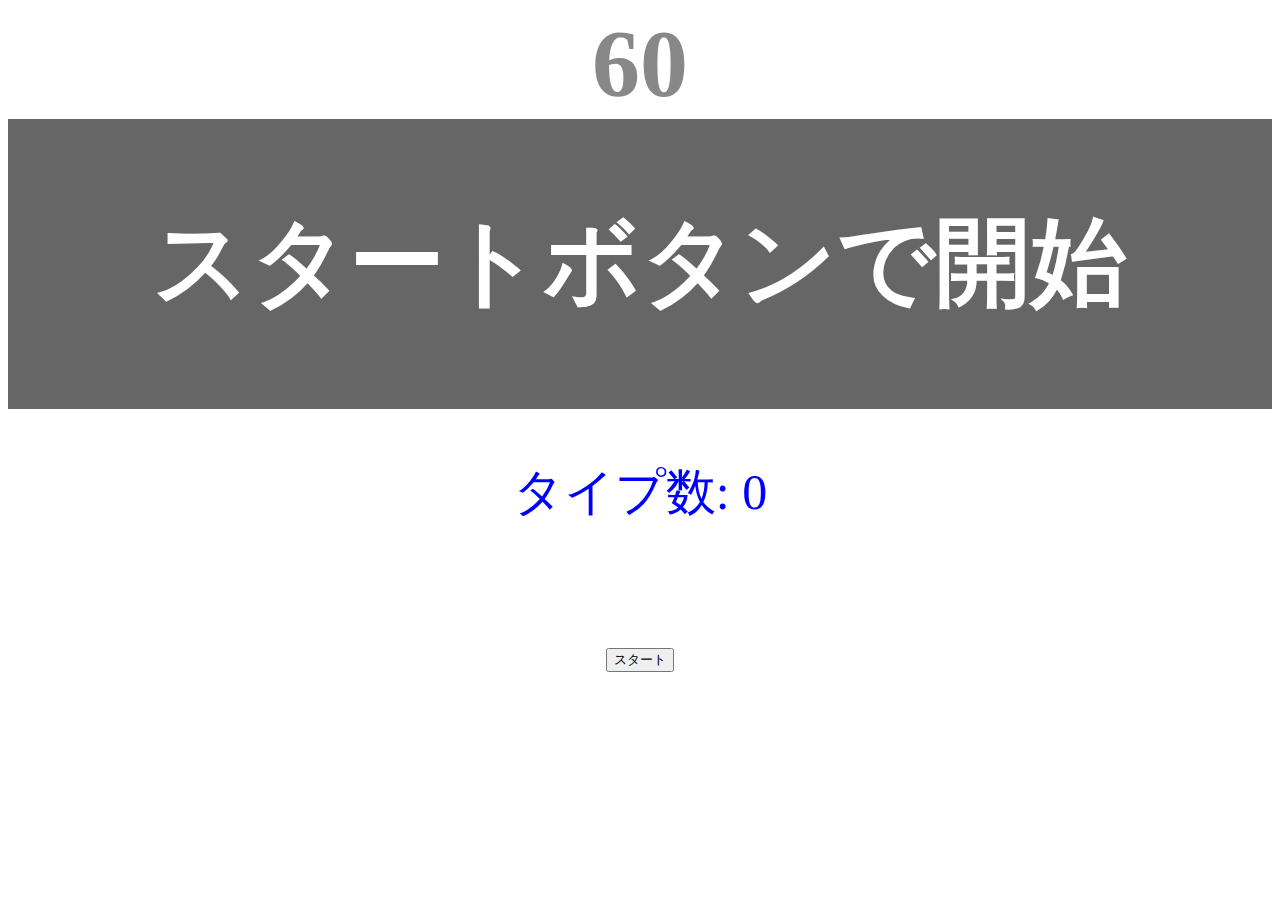
<file: kadai_001/index.html>
<!DOCTYPE html>
<html lang="ja">
<head>
  <meta charset="UTF-8">
  <meta name="viewport" content="width=device-width, initial-scale=1.0">
  <link rel="stylesheet" href="style.css">
  <title>タイピングゲーム</title>
  <meta name="description" content="【JavaScript応用編】簡易的なタイピングゲームです。">
</head>
<body>
  <p id="count"class="count">60</p>
  <div id="wrap" class="wrap">
    <span id="typed"class="typed"></span><span id="untyped"></span>
  </div>
  <!-- 追加 -->
  <p id="count_type"class="count_type">タイプ数: 0</p>
  <button id="start">スタート</button>
  <script type="text/javascript"src="main.js"></script>
  
  
</body>
</html>
</file>
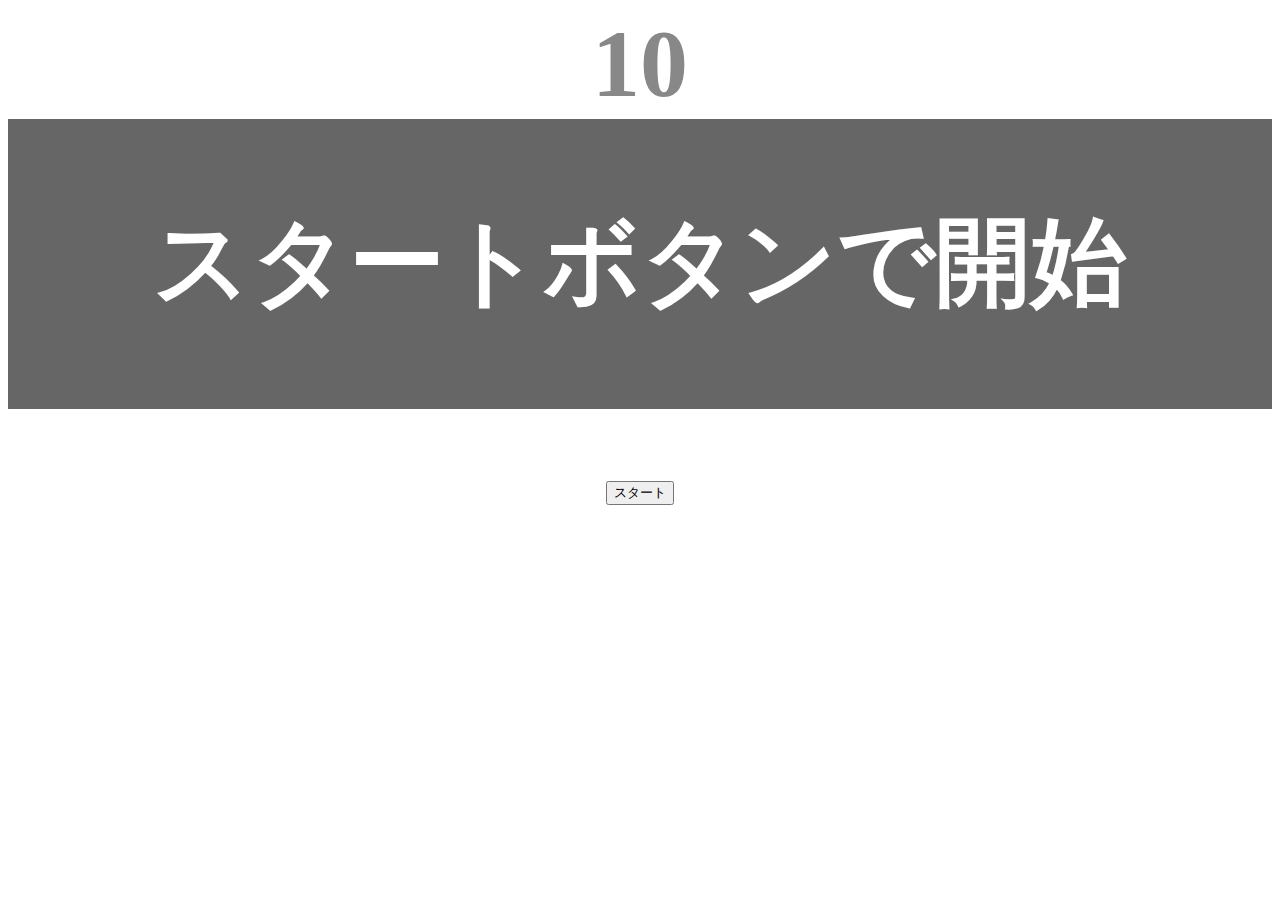
<file: kadai_tutorial_output/index.html>
<!DOCTYPE html>
<html lang="ja">
<head>
  <meta charset="UTF-8">
  <meta name="viewport" content="width=device-width, initial-scale=1.0">
  <link rel="stylesheet" href="style.css">
  <title>タイピングゲーム</title>
  <meta name="description" content="【JavaScript応用編】簡易的なタイピングゲームです。">
</head>
<body>
  <p id="count"class="count">10</p>
  <div id="wrap" class="wrap">
    <span id="typed"class="typed"></span><span id="untyped"></span>
  </div>
  <button id="start">スタート</button>
  <script type="text/javascript"src="main.js"></script>
</body>
</html>
</file>
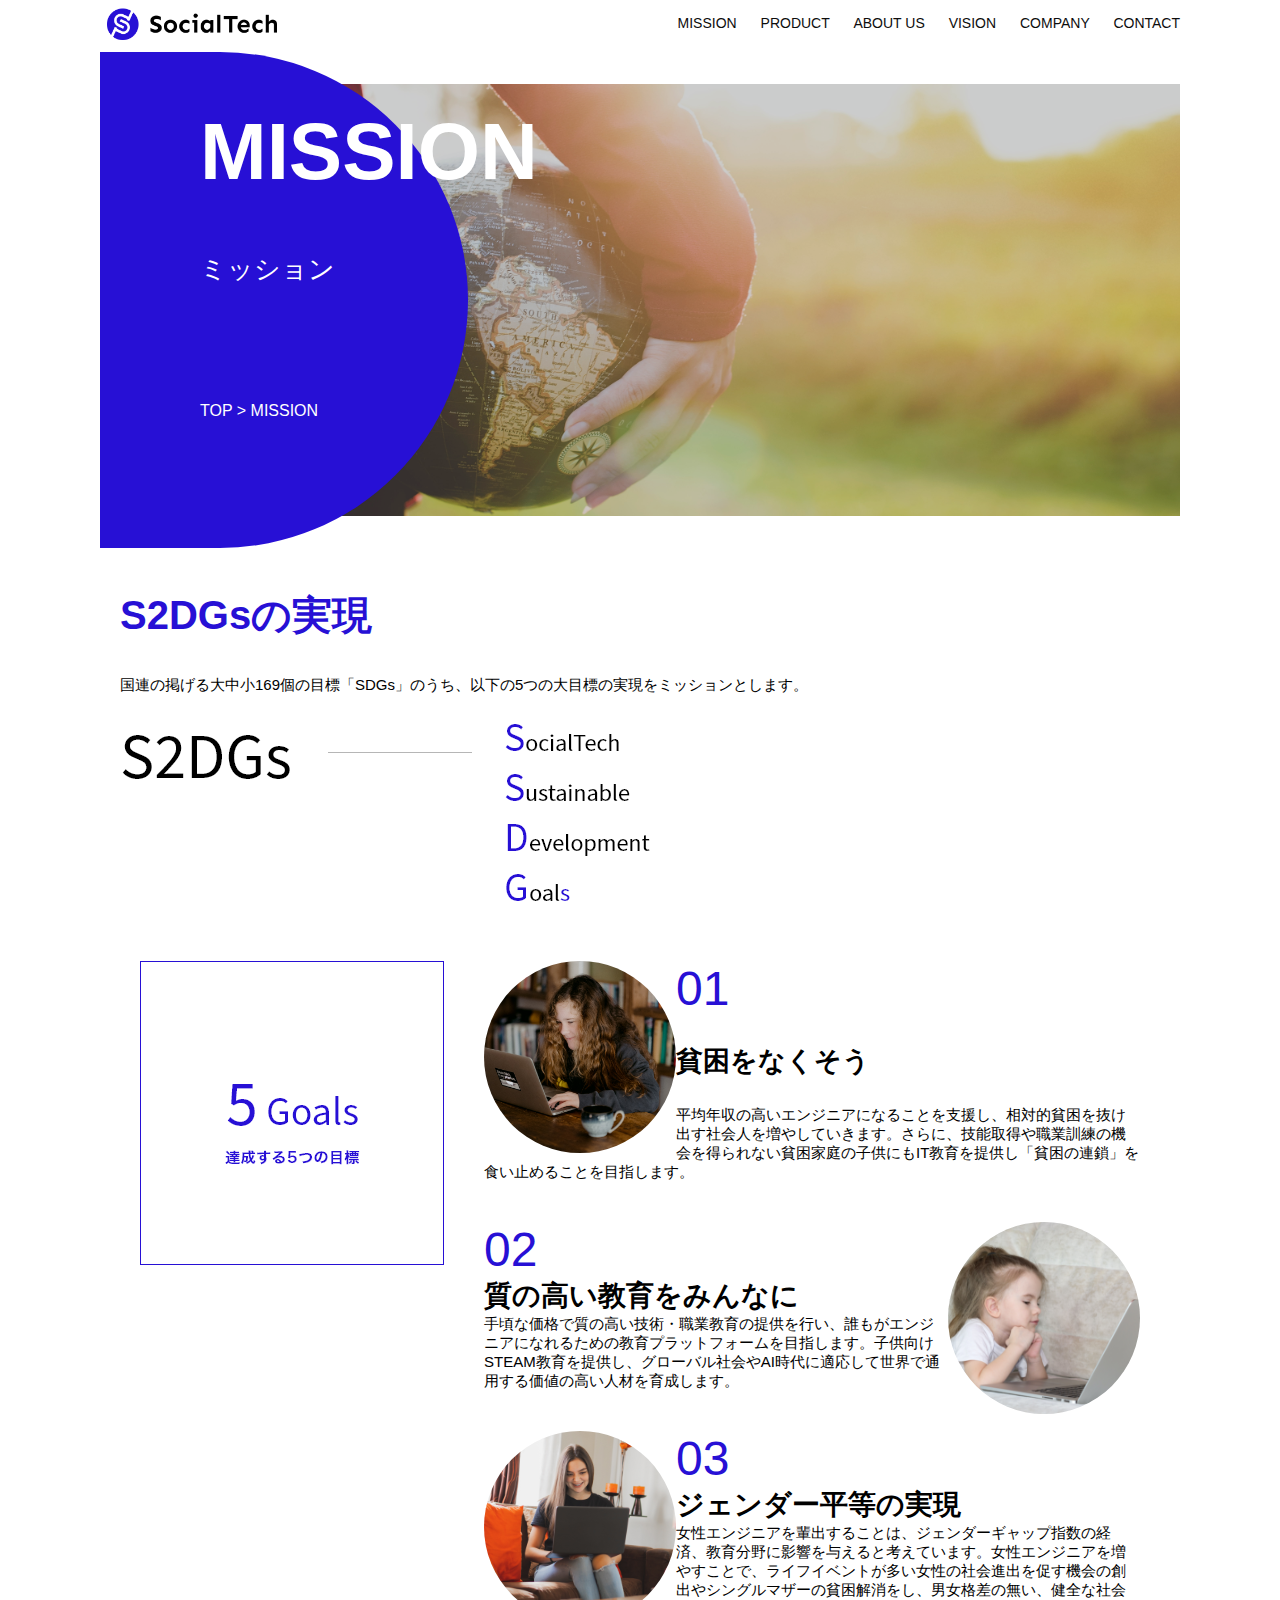
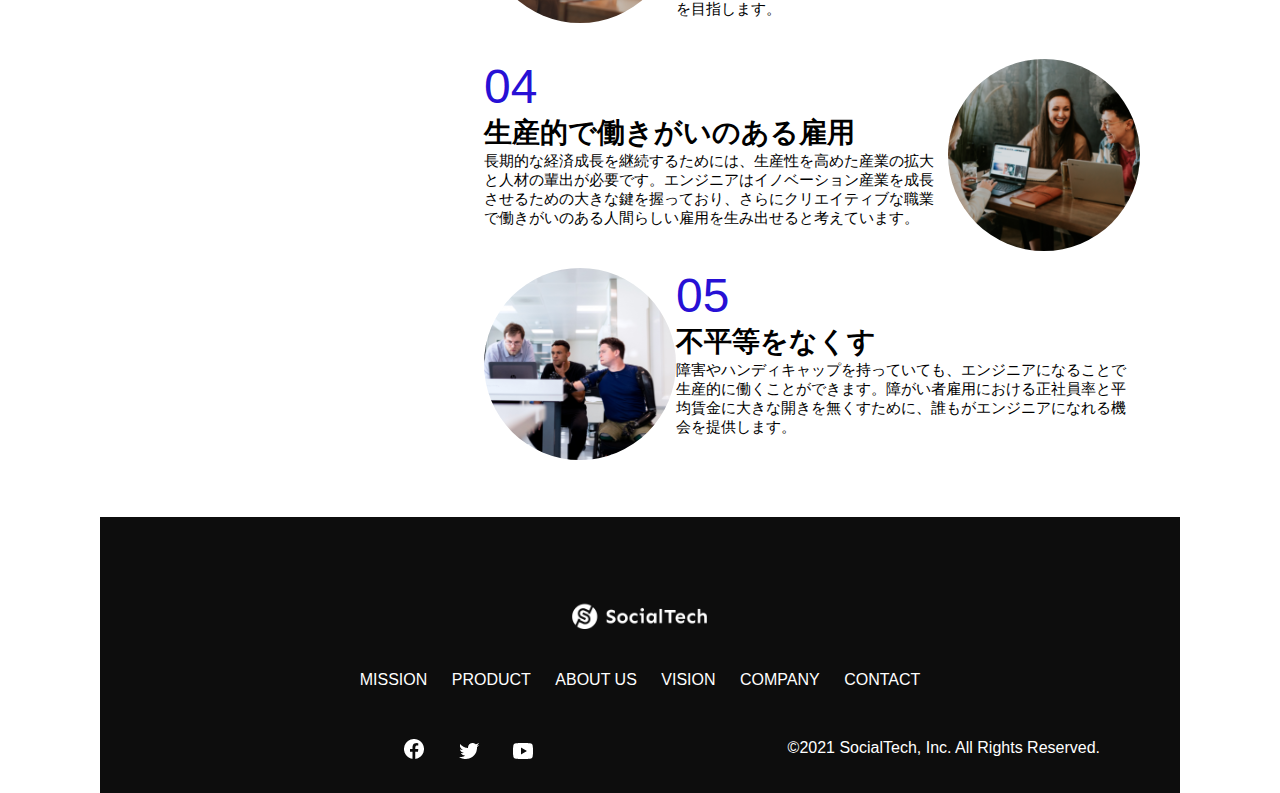
<file: kadai_005/mission.html>
<!DOCTYPE html>
<html>

<head>
  <title>SocialTech - MISSION ミッション -</title>
  <meta charset="UTF-8">
  <meta name="discription" contact="SocialTechが目指す5つの目標（S2DGs）を紹介します">
  <meta name="viewport" content="width=device-width,initial-scale=1.0">
  <link rel="stylesheet" href="style.css">
</head>

<body>
  <header>
    <!-- !ロゴ -->
    <a href="index.html" id="logo"><img src="images/logo.png" alt="トップページに戻る"></a>
    <!-- !PC用ナビゲーション -->
    <nav id="nav-pc">
      <a href="mission.html">MISSION</a>
      <a href="product.html">PRODUCT</a>
      <a href="index.html#aboutus">ABOUT US</a>
      <a href="index.html#vision">VISION</a>
      <a href="index.html#company">COMPANY</a>
      <a href="index.html#contact">CONTACT</a>
    </nav>

    <!-- !スマホ用ボタン -->
    <img id="menu-sp" src="images/button-menu.png" alt="ナビゲーションを開く"
      onclick="document.getElementById('nav-sp').style.display = 'block'">

    <!-- !スマホ用ナビ -->
    <nav id="nav-sp">
      <img id="close" src="images/button-close.png" alt="ナビゲーションを閉じる"
        onclick="document.getElementById('nav-sp').style.display = 'none'">
      <a id="logo-sp" href="index.html" onclick="document.getElementById('nav-sp').style.display = 'none'"><img
          src="images/logo-sp.png" alt="トップページに戻る"></a>
      <a class="menu" href="mission.html" onclick="document.getElementById('nav-sp').style.display = 'none'">MISSION</a>
      <a class="menu" href="product.html" onclick="document.getElementById('nav-sp').style.display = 'none'">PRODUCT</a>
      <a class="menu" href="index.html#aboutus" onclick="document.getElementById('nav-sp').style.display = 'none'">ABOUT
        US</a>
      <a class="menu" href="index.html#vision"
        onclick="document.getElementById('nav-sp').style.display = 'none'">VISION</a>
      <a class="menu" href="index.html#company"
        onclick="document.getElementById('nav-sp').style.display = 'none'">COMPANY</a>
      <a class="menu" href="index.html#contact"
        onclick="document.getElementById('nav-sp').style.display = 'none'">CONTACT</a>
      <div id="sns">
        <a href="https://www.facebook.com/sejuku2013"><img src="images/button-facebook.png" alt="Facebookのリンク"></a>
        <a href="https://twitter.com/samuraijuku"><img src="images/button-twitter.png" alt="Twitterのリンク"></a>
        <a href="https://www.youtube.com/channel/UCCFOQO5aDK0xXam4cUQXT8g"><img src="images/button-youtube.png"
            alt="YouTubeのリンク"></a>
      </div>
    </nav>
  </header>
  <article>
    <section id="mission-main">
      <div id="mission-title">
        <h1>MISSION</h1>
        <span>ミッション</span>
        <div>TOP > MISSION</div>
      </div>
    </section>
    <section id="mission-s2dgs">
      <h2 class="mission-h2">S2DGsの実現</h2>
      <p>国連の掲げる大中小169個の目標「SDGs」のうち、以下の5つの大目標の実現をミッションとします。</p>
      <img src="images/mission/mission-s2dgs.png" alt="s2dgs">
    </section>
    <section id="mission-5goals">
      <div>
        <img id="s2dgs-image" src="images/mission/mission-5goals.png" alt="5Goals">
      </div>
      <div>
        <div>
          <img class="fivegoals-image-left" src="images/mission/mission-5goals01.png" alt="PC操作">
          <span class="fivegoals-number">01</span>
          <h3 class="fivegols-number">貧困をなくそう</h3>
          <p class="fivegoals-p">
            平均年収の高いエンジニアになることを支援し、相対的貧困を抜け出す社会人を増やしていきます。さらに、技能取得や職業訓練の機会を得られない貧困家庭の子供にもIT教育を提供し「貧困の連鎖」を食い止めることを目指します。
          </p>
        </div>
        <div>
          <img class="fivegoals-image-right" src="images/mission/mission-5goals02.png" alt="PCを見つめる小さい女の子">
          <span class="fivegoals-number">02</span>
          <h3 class="fivegoals-h3">質の高い教育をみんなに</h3>
          <p class="fivegoals-p">
            手頃な価格で質の高い技術・職業教育の提供を行い、誰もがエンジニアになれるための教育プラットフォームを目指します。子供向けSTEAM教育を提供し、グローバル社会やAI時代に適応して世界で通用する価値の高い人材を育成します。
          </p>
        </div>

        <div>
          <img class="fivegoals-image-left" src="images/mission/mission-5goals03.png" alt="PCを操作する女性">
          <span class="fivegoals-number">03</span>
          <h3 class="fivegoals-h3">ジェンダー平等の実現</h3>
          <p class="fivegoals-p">
            女性エンジニアを輩出することは、ジェンダーギャップ指数の経済、教育分野に影響を与えると考えています。女性エンジニアを増やすことで、ライフイベントが多い女性の社会進出を促す機会の創出やシングルマザーの貧困解消をし、男女格差の無い、健全な社会を目指します。
          </p>
        </div>

        <div>
          <img class="fivegoals-image-right" src="images/mission/mission-5goals04.png" alt="笑顔で話し合う3人の男女">
          <span class="fivegoals-number">04</span>
          <h3 class="fivegoals-h3">生産的で働きがいのある雇用</h3>
          <p class="fivegoals-p">
            長期的な経済成長を継続するためには、生産性を高めた産業の拡大と人材の輩出が必要です。エンジニアはイノベーション産業を成長させるための大きな鍵を握っており、さらにクリエイティブな職業で働きがいのある人間らしい雇用を生み出せると考えています。
          </p>
        </div>

        <div>
          <img class="fivegoals-image-left" src="images/mission/mission-5goals05.png" alt="障害を持つ男性が生き生きと働く様子">
          <span class="fivegoals-number">05</span>
          <h3 class="fivegoals-h3">不平等をなくす</h3>
          <p class="fivegoals-p">
            障害やハンディキャップを持っていても、エンジニアになることで生産的に働くことができます。障がい者雇用における正社員率と平均賃金に大きな開きを無くすために、誰もがエンジニアになれる機会を提供します。
          </p>
        </div>
      </div>
    </section>
  </article>
  <footer>
    <div id="footer-logo">
      <img src="images/logo-sp.png" alt="SocialTech">
    </div>
    <div id="footer-link">
      <a href="mission.html">MISSION</a>
      <a href="product.html">PRODUCT</a>
      <a href="index.html#aboutus">ABOUT US</a>
      <a href="index.html#vision">VISION</a>
      <a href="index.html#company">COMPANY</a>
      <a href="index.html#contact">CONTACT</a>
    </div>
    <div id="sns-f">
      <a href="https://www.facebook.com/sejuku2013"><img src="images/button-facebook.png" alt="Facebookのリンク"></a>
      <a href="https://twitter.com/samuraijuku"><img src="images/button-twitter.png" alt="Twitterのリンク"></a>
      <a href="https://www.youtube.com/channel/UCCFOQO5aDK0xXam4cUQXT8g"><img src="images/button-youtube.png"
          alt="YouTubeのリンク"></a>
      <span id="copyR">&copy;2021 SocialTech, Inc. All Rights Reserved. </span>
    </div>
  </footer>
</body>

</html>
</file>
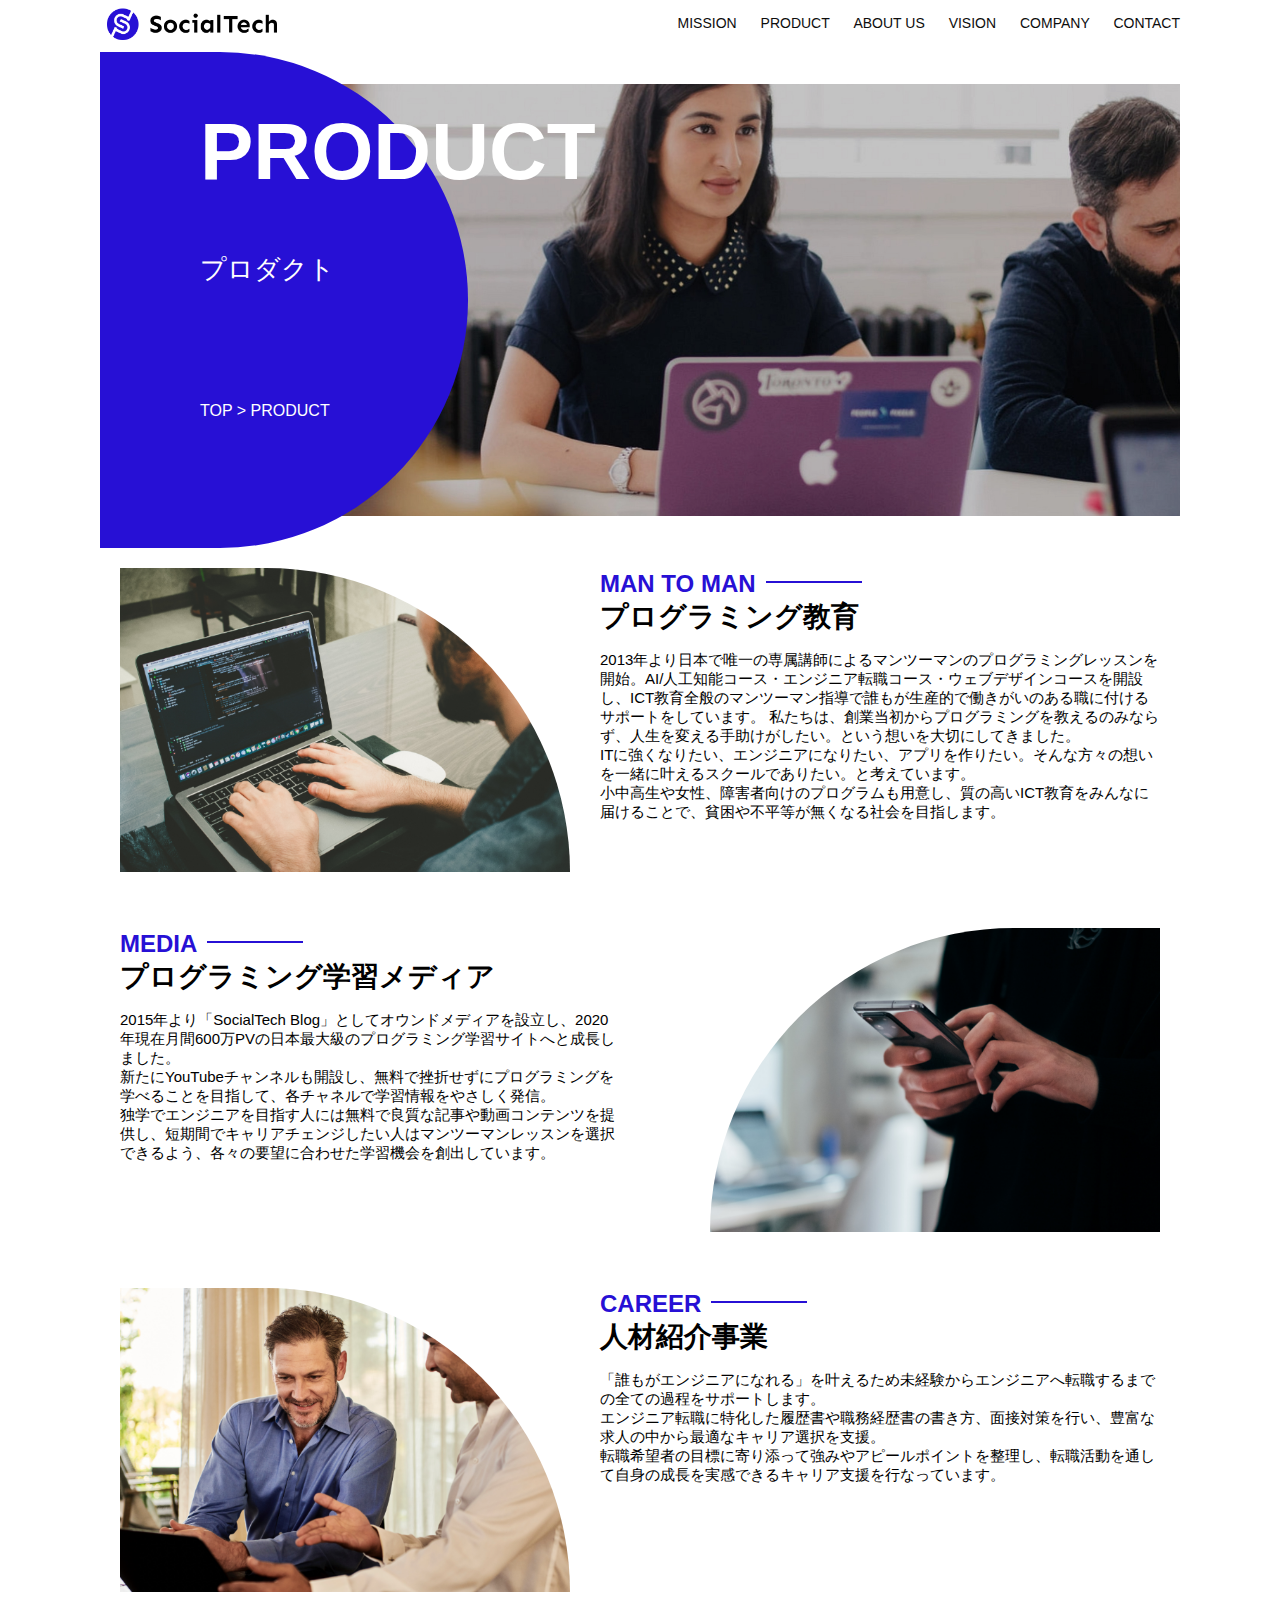
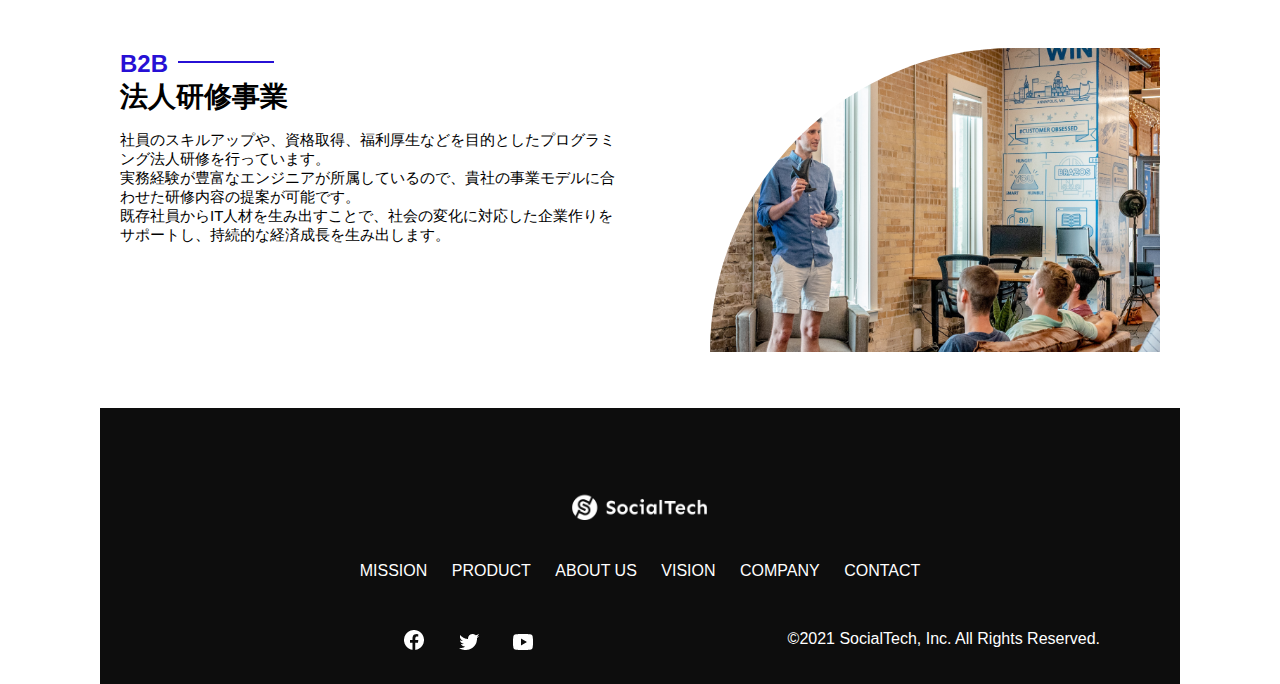
<file: kadai_005/product.html>
<!DOCTYPE html>
<html>

<head>
  <title>SocialTech</title>
  <meta charset="UTF-8">
  <!-- サイト説明文 -->
  <meta name="description" content="SocialTechはEdTech業界のリーディングカンパニーを目指します。">
  <!-- device-width画面サイズに合わせて広げる。initial-scale拡大率 -->
  <meta name="viewport" content="width=device-width,initial-scale=1.0">
  <link rel="stylesheet" href="style.css">
</head>

<body>
  <!--*  -->
  <header>
    <!-- !ロゴ＆リンク -->
    <a href="index.html" id="logo"><img src="images/logo.png" alt="トップページに戻る"></a>
    <!-- !PC用ナビゲーション -->
    <nav id="nav-pc">
      <a href="mission.html">MISSION</a>
      <a href="product.html">PRODUCT</a>
      <a href="index.html#aboutus">ABOUT US</a>
      <a href="index.html#vision">VISION</a>
      <a href="index.html#company">COMPANY</a>
      <a href="index.html#contact">CONTACT</a>
    </nav>
    <!-- !スマホ用メニュー -->
    <img id="menu-sp" src="images/button-menu.png" alt="ナビゲーションを開く" onclick="document.getElementById('nav-sp').style.display = 'block'">
    <!-- !スマホ用ナビ -->
    <nav id="nav-sp">
      <img id="close"src="images/button-close.png" alt="ナビを閉じる"onclick="document.getElementById('nav-sp').style.display = 'none'">
      <a id="logo-sp" href="index.html"onclick="document.getElementById('nav-sp').style.display = 'none'">
      <img src="images/logo-sp.png" alt="トップに戻る"></a>
      <a class="menu"href="mission.html"onclick="document.getElementById('nav-sp').style.display = 'none'">MISSION</a>
      <a class="menu"href="product.html"onclick="document.getElementById('nav-sp').style.display = 'none'">PRODUCT</a>
      <a class="menu"href="index.html#aboutus"onclick="document.getElementById('nav-sp').style.display = 'none'">ABOUT US</a>
      <a class="menu" href="index.html#vision"onclick="document.getElementById('nav-sp').style.display = 'none'">VISION</a>
      <a class="menu" href="index.html#company"onclick="document.getElementById('nav-sp').style.display = 'none'">COMPANY</a>
      <a class="menu" href="index.html#contact"onclick="document.getElementById('nav-sp').style.display = 'none'">CONTACT</a>
      <div id="sns">
       <a href="https://www.facebook.com/sejuku2013"><img src="images/button-facebook.png" alt="Facebookのリンク"></a>
       <a href="https://twitter.com/samuraijuku"><img src="images/button-twitter.png" alt="Twitterのリンク"></a>
       <a href="https://www.youtube.com/channel/UCCFOQO5aDK0xXam4cUQXT8g"><img src="images/button-youtube.png" alt="YouTubeのリンク"></a>
      </div>
    </nav>
  </header>
  <main>
    <article>
      <section id="product-main">
        <div id="product-title">
          <h1>PRODUCT</h1>
          <span>プロダクト</span>
          <div>TOP > PRODUCT</div>
        </div>
      </section>
      <section  class="product-section1">
        <img src="images/product/product-mantoman.png" alt="コードを書くおとこ">
        <div>
          <h2 class="product-h2">MAN TO MAN</h2>
          <h3 class="product-h3">プログラミング教育</h3>
          <p>
            2013年より日本で唯一の専属講師によるマンツーマンのプログラミングレッスンを開始。AI/人工知能コース・エンジニア転職コース・ウェブデザインコースを開設し、ICT教育全般のマンツーマン指導で誰もが生産的で働きがいのある職に付けるサポートをしています。
            私たちは、創業当初からプログラミングを教えるのみならず、人生を変える手助けがしたい。という想いを大切にしてきました。<br>ITに強くなりたい、エンジニアになりたい、アプリを作りたい。そんな方々の想いを一緒に叶えるスクールでありたい。と考えています。<br>小中高生や女性、障害者向けのプログラムも用意し、質の高いICT教育をみんなに届けることで、貧困や不平等が無くなる社会を目指します。
          </p>
        </div>
      </section>
      <section class="product-section2">
        <div>
          <h2 class="product-h2">MEDIA</h2>
          <h3 class="product-h3">プログラミング学習メディア</h3>
          <p>2015年より「SocialTech
            Blog」としてオウンドメディアを設立し、2020年現在月間600万PVの日本最大級のプログラミング学習サイトへと成長しました。<br>新たにYouTubeチャンネルも開設し、無料で挫折せずにプログラミングを学べることを目指して、各チャネルで学習情報をやさしく発信。<br>独学でエンジニアを目指す人には無料で良質な記事や動画コンテンツを提供し、短期間でキャリアチェンジしたい人はマンツーマンレッスンを選択できるよう、各々の要望に合わせた学習機会を創出しています。
          </p>
        </div>
        <img src="images/product/product-media.png" alt="スマートフォンを操作する人">
      </section>
      <section class="product-section1">
        <img src="images/product/product-career.png" alt="笑顔で話し合う2人の男性">
        <div>
          <h2 class="product-h2">CAREER</h2>
          <h3 class="product-h3">人材紹介事業</h3>
          <p>
            「誰もがエンジニアになれる」を叶えるため未経験からエンジニアへ転職するまでの全ての過程をサポートします。<br>エンジニア転職に特化した履歴書や職務経歴書の書き方、面接対策を行い、豊富な求人の中から最適なキャリア選択を支援。<br>転職希望者の目標に寄り添って強みやアピールポイントを整理し、転職活動を通して自身の成長を実感できるキャリア支援を行なっています。<br>
          </p>
        </div>
      </section>
      <section class="product-section2">
        <div>
          <h2 class="product-h2">B2B</h2>
          <h3 class="product-h3">法人研修事業</h3>
          <p>
            社員のスキルアップや、資格取得、福利厚生などを目的としたプログラミング法人研修を行っています。<br>実務経験が豊富なエンジニアが所属しているので、貴社の事業モデルに合わせた研修内容の提案が可能です。<br>既存社員からIT人材を生み出すことで、社会の変化に対応した企業作りをサポートし、持続的な経済成長を生み出します。
          </p>
        </div>
        <img src="images/product/product-b2b.png" alt="講演中の男性とそれを聴く人々">
      </section>
    </article>
  </main>

  <footer>
    <div id="footer-logo">
      <img src="images/logo-sp.png" alt="SocialTech">
    </div>
    <div id="footer-link">
      <a href="mission.html">MISSION</a>
      <a href="product.html">PRODUCT</a>
      <a href="index.html#aboutus">ABOUT US</a>
      <a href="index.html#vision">VISION</a>
      <a href="index.html#company">COMPANY</a>
      <a href="index.html#contact">CONTACT</a>
    </div>
    <div id="sns-f">
      <a href="https://www.facebook.com/sejuku2013"><img src="images/button-facebook.png" alt="Facebookのリンク"></a>
      <a href="https://twitter.com/samuraijuku"><img src="images/button-twitter.png" alt="Twitterのリンク"></a>
      <a href="https://www.youtube.com/channel/UCCFOQO5aDK0xXam4cUQXT8g"><img src="images/button-youtube.png"
          alt="YouTubeのリンク"></a>
      <span id="copyR">&copy;2021 SocialTech, Inc. All Rights Reserved. </span>
    </div>
  </footer>
</body>
</file>
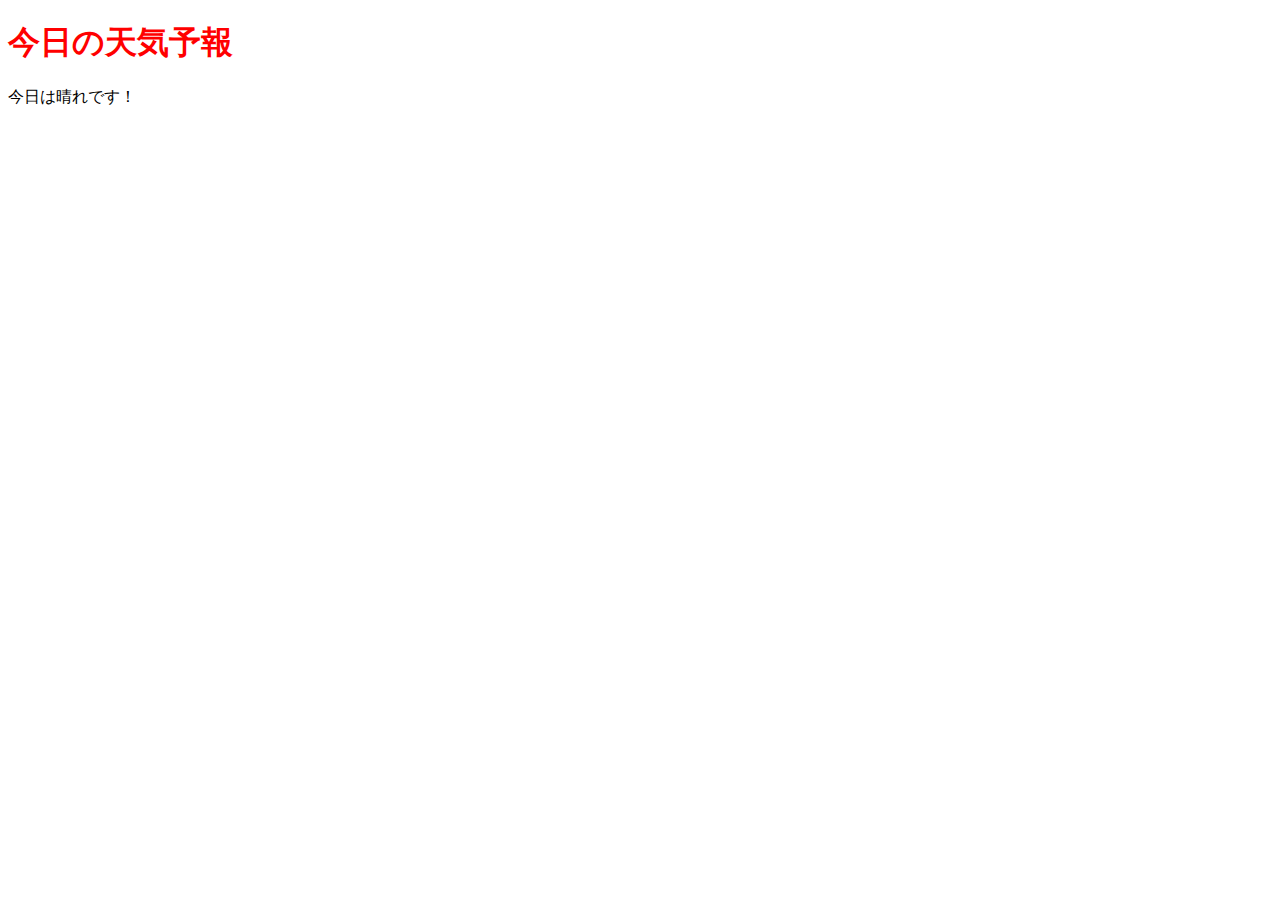
<file: kadai_006/weather.html>
<!DOCTYPE html>
<html lang="ja">
<head>
 <meta charset="UTF-8">
 <title>jQueryの基礎を学ぼう_6章課題</title>
 <link rel="stylesheet" href="weather.css">
</head>
<body>
 <h1 id="target">今日の天気予報</h1>
 <p>今日は晴れです！</p>
 <script src="https://code.jquery.com/jquery-3.6.0.min.js"></script>
 <script src="weather.js"></script>
</body>
</html>
</file>
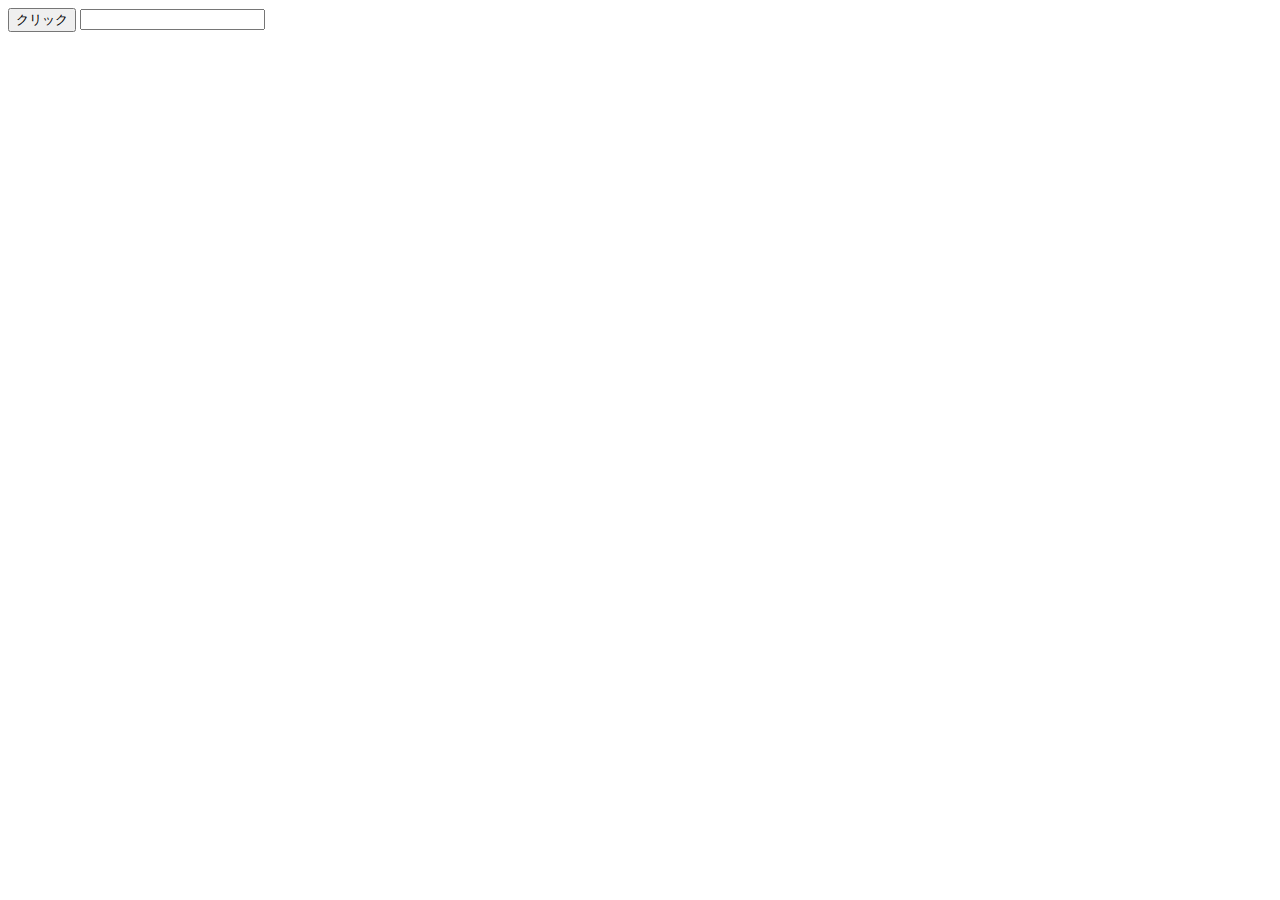
<file: kadai_008/form.html>
<!DOCTYPE html>
<html lang="ja">
<head>
 <meta charset="UTF-8">
 <title>jQueryの基礎を学ぼう_8章課題</title>
</head>
<body>
 <div>
   <button class="btn">クリック</button>
   <input type="text" class="text-box" value="" />
 </div>
<script src="https://code.jquery.com/jquery-3.6.0.min.js"></script>
<script src="form.js"></script>
</body>
</html>
</file>
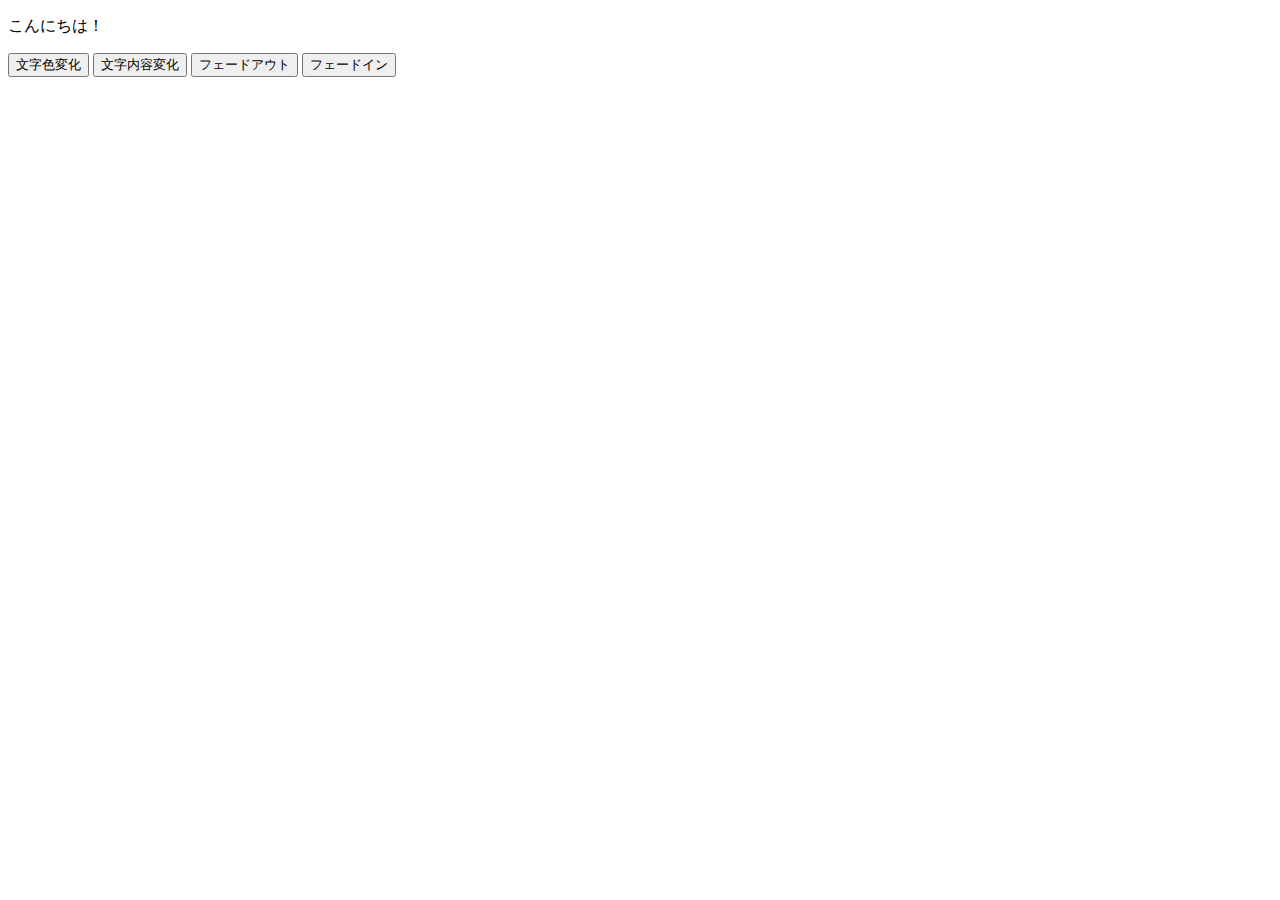
<file: kadai_010/summary.html>
<!DOCTYPE html>
<html lang="ja">
<head>
 <meta charset="UTF-8">
 <title>jQueryの基礎を学ぼう_10章課題</title>
</head>
<body>
 <div>
  <p id="target">こんにちは！</p>
  <button id="change-color">文字色変化</button>
  <button id="change-text">文字内容変化</button>
  <button id="fade-out">フェードアウト</button>
  <button id="fade-in">フェードイン</button>
 </div>
<script src="https://code.jquery.com/jquery-3.6.0.min.js"></script>
<script src="summary.js"></script>
</body>
</html>
</file>
<file: kadai_001/style.css>
body{
  font-size: 6em;
  text-align: center;
}
.count{
  margin: 0;
  font-weight: bold;
  color: #888;
}
.typed{
  color: lightgreen;
}
.wrap{
  margin: 0;
  padding: 80px 40px;
  background-color: #666;
  font-weight: bold;
  color: #fff;
}

.mistyped{
  background-color: red;
}
#count_type {
  font-size:50px;
  color: blue; /* 任意の色に変更してください */
}
</file>
<file: kadai_tutorial_output/style.css>
body{
  font-size: 6em;
  text-align: center;
}
.count{
  margin: 0;
  font-weight: bold;
  color: #888;
}
.typed{
  color: lightgreen;
}
.wrap{
  margin: 0;
  padding: 80px 40px;
  background-color: #666;
  font-weight: bold;
  color: #fff;
}

.mistyped{
  background-color: red;
}
</file>
<file: kadai_005/style.css>
/* PCスマホ共通スタイル */
body {
  font-family: "Source Sans Pro", "Hiragino Kaku Gothic ProN", Meiryo, Arial, sans-serif;
}

p {
  font-size: 15px;
}

/* PC用スタイル */
@media screen and (min-width: 768px) {

  /* 横幅設定 */
  body {
    max-width: 1080px;
    /* ?なぜ768じゃない？ */
    min-width: 900px;
    margin: 0 auto 0 auto;
  }

  .carousel{
    width: 885px;
    margin-left: 20px;
  }
  .carouselImg{
    width: 885px;
  }

  /* ヘッダー */
  header {
    display: flex;
    justify-content: space-between;
  }

  #nav-pc {
    text-align: right;
    font-size: 14px;
    padding-top: 15px;
  }

  #nav-pc>a {
    text-decoration: none;
    margin-left: 20px;
  }

  #nav-pc>a:link {
    color: #0d0d0d;
  }

  #nav-pc>a:visited {
    color: #0d0d0d;
  }

  #nav-pc>a:hover {
    color: #0d0d0d;
    text-decoration: underline;
  }

  #nav-pc>a:active {
    color: #0d0d0d;
  }

  #main-visual {
    position: relative;
    height: 400px;
  }

  #main-message {
    position: absolute;
    top: 0;
    left: 0;
    background-color: #2710d5;
    color: #ffffff;
    /* 角を丸くする。左上　右上　右下　左下 */
    border-radius: 0 0 476px 0;
    max-width: 620px;
    height: 100%;
    width: 100%;
    z-index: 10;
  }

  #main-visual>img {
    max-width: 620px;
    border-radius: 476px 0 0 0;
    position: absolute;
    top: 0;
    right: 0;
    z-index: 11;
  }

  /* 見出し */
  h2 {
    margin-top: 40px;
  }

  h2::after {
    content: url("images/line.png");
    margin-left: 10px;
  }

  h3 {
    font-size: 27px;
  }

  #mission {
    margin: 80px auto;
    width: 100%;
  }

  #mission-flex {
    width: 100%;
    display: flex;
  }

  #mission-flex>div {
    width: 50%;
    margin: 20px 20px;
  }

  #mission-photo {
    width: 100%;
  }

  #s2dgs {
    margin-top: 50px;
    width: 100%;
  }

  /* !product */
  #product {
    background-color: #fafafa;
    margin: 80px 0;
    padding: 10px 40px 0px 40px;
  }

  #product>div {
    margin-top: 40px;
    display: flex;
  }

  #product-left {
    width: 50%;
    margin-right: 20px;
  }

  #product-right {
    width: 50%;
    /* 相殺されない？ 相殺されるのは垂直のみ*/
    margin-left: 20px;
    margin-top: 80px;
  }

  #product-left>div {
    position: relative;
    height: 480px;
    margin-right: 20px;
  }

  #product-right>div {
    position: relative;
    height: 480px;
    margin-left: 20px;
  }

  .product-photo {
    width: 100%;
  }

  .product-explain {
    background-color: #ffffff;
    position: absolute;
    left: 0;
    top: 280px;
    margin: 0 40px;
    padding: 20px 20px;
    box-shadow: 5px 5px 10px rgba(0, 0, 0, 0.05);
    /* 縦の余白を広げるには？ */
  }

  .product-explain>h3 {
    font-size: 20px;
    margin: 5px 0;
  }

  .product-explain>p {
    font-size: 14px;
    margin: o;
  }

  #product-more {
    margin: 0 auto -42px auto;
  }

  .product-explain>span {
    color: #2710d5;
    font-weight: bold;
    font-size: 16px;
    margin: 0;
  }

  /* !aboutus */
  #aboutus {
    margin: 80px auto;
  }

  #aboutus>div {
    display: flex;
  }

  .culture-img {
    /* 半分なのに100？ flex-basis代替案　*/
    width: 100%;
    /* なぜ縮む */
    align-self: flex-start;
  }

  .culture-img2 {
    margin-top: 50px;
    width: 100%;
  }

  .culture-table {
    margin-right: 50px;
    /* なぜwidth指定ない */
  }

  .culture-num {
    font-size: 80px;
    color: #2710d5;
    margin-right: 20px;
  }

  .culture-en {
    color: #2710d5;
    font-weight: bold;
    font-size: 24px;
    /* よくわからん */
    display: inline-block;
  }

  .culture-jp {
    font-size: 28px;
    font-weight: bold;
    display: inline-block;
    /* こっちにはなぜ不要？<p>をinline-blockにするには両方必要？*/
    /* display: block横幅いっぱいになるから2行になる */
  }

  .culture-description {
    margin: 0;
  }

  /* !VISION */
  #vision {
    margin: 80px auto;
  }

  #vision>div {
    width: 100%;
    display: flex;
    justify-content: space-between;
    flex-wrap: wrap;
  }

  .vision-box {
    width: 300px;
    height: 300px;
    margin-bottom: 30px;
    position: relative;
  }

  .vision-box>img {
    width: 100%;
    height: auto;
    position: absolute;
    top: 0;
    left: 0;
    z-index: 30;
  }

  .vision-box>span {
    position: absolute;
    top: 0;
    left: 0;
    z-index: 31;
    margin-right: 20px;
  }

  .vision-box>span>h4 {
    color: #2710d5;
    font-size: 19px;
    margin-top: 80px;
  }

  .vision-box>span>h4::first-letter {
    font-size: 40px;
  }

  .vision-box>span>h5 {
    font-size: 20px;
    margin: 0;
  }

  .vision-box>span>p {
    margin-top: 10px;
  }

  /* !COMPANY */
  #company {
    margin: 80px auto 80px auto;
  }

  #company-table {
    width: 100%;
  }

  .tableh {
    text-align: left;
    padding: 20px 20px;
    border-bottom-color: #2710d5;
    border-bottom-width: 1px;
    border-bottom-style: solid;
    width: 100px;
  }

  .tableh-f {
    border-top-color: #2710d5;
    border-top-width: 1px;
    border-top-style: solid;
    text-align: left;
    padding: 20px 20px;
    border-bottom-color: #2710d5;
    border-bottom-width: 1px;
    border-bottom-style: solid;
    /* tablehにあれば不要？ 高さは指定しないの？*/
    width: 100px;
  }

  .cell {
    padding: 30px;
    border-bottom-color: #ececec;
    border-bottom-width: 1px;
    border-bottom-style: solid;
  }

  .cell-f {
    padding: 30px;
    border-bottom-color: #ececec;
    border-bottom-width: 1px;
    border-bottom-style: solid;
    border-top-color: #ececec;
    border-top-width: 1px;
    border-top-style: solid;
  }

  #company>iframe {
    width: 100%;
    height: 368px;
    margin-top: 40px;
  }

  /* !contact */
  #contact {
    margin: 80px auto;
  }

  #contact>form>div {
    display: flex;
    /* 変わらない */
    flex-direction: row;
    flex-wrap: wrap;
    padding-bottom: 30px;
  }

  .contact-heading {
    width: 240px;
    align-self: center;
  }

  .contact-label {
    font-weight: bold;
  }

  .contact-span {
    color: #ce2222;
    margin-left: 20px;
    font-weight: bold;
  }

  .contact-textbox {
    border-top: 0;
    border-left: 0;
    border-right: 0;
    border-bottom-width: 1px;
    border-bottom-color: #707070;
    border-bottom-style: solid;
    background-color: #fafafa;
    width: 400px;
    height: 56px;
  }

  .contact-textarea {
    border-top: 0;
    border-left: 0;
    border-right: 0;
    border-bottom-width: 1px;
    border-bottom-color: #707070;
    border-bottom-style: solid;
    background-color: #fafafa;
    width: 400px;
    height: 200px;
  }

  details {
    width: 700px;
  }

  details>div {
    background-color: #fafafa;
    padding: 20px;
  }

  details>div>span {
    font-weight: bold;
  }

  footer {
    background-color: #0d0d0d;
    text-align: center;
    padding: 80px 80px 30px 80px;
  }

  #footer-logo {
    margin-bottom: 30px;
  }

  #footer-link {
    margin-bottom: 50px;
  }

  #footer-link>a {
    text-decoration: none;
    margin: 10px;
  }

  #footer-link>a:link {
    color: #ffffff;
  }

  #footer-link>a:visited {
    color: #ffffff;
  }

  #footer-link>a:hover {
    color: #ffffff;
    text-decoration: underline;
  }

  #footer-link>a:active {
    color: #ffffff;
  }

  #sns {
    /* ブロックのみに有効 */
    text-align: left;
    width: 100%;
  }

  #sns-f>a {
    margin-right: 30px;
  }

  #copyR {
    color: #ffffff;
    float: right;
  }

  #nav-sp,
  #menu-sp {
    display: none;
  }

  #mission-main {
    height: 496px;
    width: 100%;
    /* ?HTMLにimgを入れるとの違いは？ */
    background-image: url("images/mission/mission-main.png");
    background-repeat: no-repeat;
    background-position-y: center;
  }

  #mission-title {
    background-color: #2710d5;
    width: 368px;
    color: #fff;
    height: 496px;
    border-radius: 0 248px 248px 0;
    position: relative;
  }

  #mission-title>h1 {
    position: absolute;
    top: 0;
    left: 100px;
    font-size: 80px;
  }

  #mission-title>span {
    position: absolute;
    top: 200px;
    left: 100px;
    font-size: 26px;
  }

  #mission-title>div {
    position: absolute;
    top: 350px;
    left: 100px;
    font-size: 16px;
  }

  #mission-s2dgs {
    width: 100%;
    margin: 20px;
  }
  .mission-h2{
    color: #2710d5;
    font-size: 40px;
  }
  .mission-h2::after{
    content:none;
  }
  #mission-5goals{
    margin: 20px;
    display: flex;
  }
  #mission-5goals>div{
    flex-grow: 1;
    margin: 20px;
  }
  #mission-5goals>div>div{
    margin-bottom:40px ;
  }
  .fivegoals-image-right{
    /* ?回り込みさせないようにするには？ */
    float:right;
  }
  .fivegoals-image-left{
    float:left;
  }
  .fivegoals-number{
    color: #2710d5;
    font-size: 48px;
    margin: 0;
  }
  .fivegoals-h3{
    font-size: 28px;
    margin: 0;
  }
  .fivegoals-p{
    margin: 0;
  }

  /* !PRODUCT */
  #product-main{
    height: 496px;
    width: 100%;
    background-image: url("images/product/product-main.png");
    background-repeat: no-repeat;
    background-position-y:center ;
  }
  #product-title{
    background-color: #2710d5;
    width: 368px;
    color: #fff;
    height: 496px;
    border-radius: 0 248px 248px 0;
    position: relative;
  }
  #product-title>h1{
    position: absolute;
    top: 0;
    left: 100px;
    font-size: 80px;
  }
  #product-title>span{
    position: absolute;
    top:  200px;
    left: 100px;
    font-size: 26px;
  }
  #product-title>div{
    position:absolute;
    top: 350px;
    left: 100px;
    font-size: 16px;
  }
  .product-section1{
    position: relative;
    margin: 20px;
    height: 340px;
  }
  .product-section1>img{
    position: absolute;
    top: 0;
    left: 0;
    margin: 0 40px 30px 0;
    width: 450px;
    border-radius: 0 432px 0 0;
  }
  .product-section1>div{
    position: absolute;
    top: 0;
    left: 480px;
  }
  .product-section2{
    position: relative;
    margin: 20px;
    height: 340px;
  }
  .product-section2>img{
    position:absolute;
    top: 0;
    right: 0;
    width: 450px;
    margin: 0 0 30px 40px;
    border-radius: 432px 0 0 0 ; 
  }
  .product-section2>div{
    width: 500px;
    position: absolute;
    top: 0;
    left: 0;
  }
  .product-h2{
    color: #2710d5;
    font-size: 24px;
    margin: 0;
  }
  .product-h3{
    font-size: 28px;
    margin: 0;
  }





}

/* !スマホ用スタイル */
@media screen and (max-width: 767px) {
  body {
    min-width: 375px;
    margin: 0;
  }

  .carousel {
    /* ?違和感 */
    width: 375px;
    margin: 0 auto 0 auto;
  }

  .carouselImg {
    width: 375px;
  }

  #nav-pc {
    display: none;
  }

  #menu-sp {
    /* ?何故ダメ？ */
    /* float: right;
    padding: 0; */
    position: absolute;
    top: 0px;
    right: 0px;
  }

  #nav-sp {
    background-color: #2710d5;
    /* ?なぜabsoluteを指定しないとheightが反映されない？ */
    /* ?基準はnav-spじゃなくて一番上になるのでは？親要素にrelativeがないので */
    position: absolute;
    top: 0;
    left: 0;
    width: 100%;
    /* ?高さは、画面に表示できる縦の長さ？ */
    height: 100%;
    display: none;
    z-index: 100;
  }

  #close {
    /* ?基準はnav-sp? */
    position: absolute;
    top: 20px;
    right: 20px;
  }

  /* *一度リンクに飛ぶと体裁が崩れる　なぜか崩れなくなった */
  #logo-sp {
    margin: 80px 0 30px 20px;
  }

  /* !これは不要？ */
  #nav-sp>a {
    display: block;
  }

  #nav-sp>a:link {
    color: #fff;
  }

  #nav-sp>a:visited {
    color: #fff;
  }

  #nav-sp>a:hover {
    color: #fff;
    text-decoration: underline;
  }

  #nav-sp>a:active {
    color: #fff;
  }

  #nav-sp>.menu {
    text-decoration: none;
    display: block;
    margin: 0 20px 0 20px;
    height: 44px;
    font-size: 16px;
    background-image: url("images/arrow.png");
    background-repeat: no-repeat;
    background-position: right top;
  }

  #sns {
    /* ?基準はnav-sp? */
    position: absolute;
    bottom: 20px;
    left: 20px;
  }

  #sns>a {
    margin-right: 30px;
  }

  #main-visual {
    position: relative;
    height: 470px;
    width: 100%;
    /* ?なにこれ */
    overflow: hidden;
  }

  #main-visual>div {
    position: absolute;
    top: 0;
    left: 0;
    background-color: #2710d5;
    color: white;
    border-radius: 0 0 476px 0;
    text-align: center;
    height: 280px;
    width: 100%;
    z-index: 11;
  }

  #main-visual>div>h1 {
    font-size: 28px;
    margin-top: 90px;
  }

  p {
    margin: 0;
  }

  #main-visual>img {
    width: 100%;
    border-radius: 476px 0 0 0;
    z-index: 10;
    position: absolute;
    bottom: 0;
    right: 0;
  }

  h2::after {
    content: url("images/line.png");
    margin-left: 10px;
  }

  h3 {
    font-size: 24px;
    margin: 10px 0 0 0;
  }

  #mission {
    margin: 20px;
  }

  #mission-photo {
    width: 100%;
  }

  #s2dgs {
    width: 100%;
  }

  #product {
    background-color: #fafafa;
    padding-top: 10px;
  }

  #product h2 {
    margin-left: 20px;
  }

  #product-left,
  #product-right {
    margin: 0 20px;
  }

  #product-left>div,
  #product-right>div {
    position: relative;
    height: 540px;
  }

  .product-explain {
    background-color: #ffffff;
    position: absolute;
    bottom: 50px;
    left: 0;
    padding: 20px;
    box-shadow: 5px 5px 10px rgba(0, 0, 0, 0.05);
  }

  .product-explain>span {
    color: #2710d5;
    font-weight: bold;
    font-size: 16px;
    margin: 0;
  }

  .product-explain>h3 {
    margin: 10px;
  }

  .product-photo {
    width: 100%;
  }

  #product-more>img {
    margin: 0 0 -42px 20px;
  }

  .culture-img2 {
    width: 100%;
  }

  /* !about us */
  #aboutus {
    margin: 80px 20px;
  }

  #aboutus>div {
    display: flex;
    flex-direction: column;
  }

  .culture-table {
    width: 100%;
    padding-right: 20px;
    order: 2;
  }

  .colture-img {
    width: 100px;
  }

  .culture-num {
    font-size: 80px;
    color: #2710d5;
  }

  .culture-en {
    color: #2710d5;
    font-weight: bold;
    font-size: 24px;
    display: block;
  }

  .culture-jp {
    display: block;
  }

  .culture-description {
    margin: 0;
  }

  /* !vision */
  #vision {
    margin: 80px 20px;
  }

  .vision-box {
    width: 300px;
    height: 300px;
    margin: 30px;
    position: relative;
  }

  .vision-box>img {
    width: 100%;
    height: auto;
    position: absolute;
    top: 0;
    left: 0;
    z-index: 30;
  }

  .vision-box>span {
    position: absolute;
    top: 0;
    left: 0;
    z-index: 31;
    margin-right: 20px;
  }

  .vision-box>span>h4 {
    color: #2710d5;
    font-size: 19px;
    margin-top: 60px;
  }

  .vision-box>span>h5 {
    font-size: 20px;
    margin: 0;
  }

  .vision-box>span>p {
    margin-top: 10px;
  }

  /* !COMPANY */
  #company {
    margin: 0 20px;
  }

  #company>h3 {
    margin-bottom: 20px;
  }

  #company-table {
    width: 100%;
  }

  .tableh-f {
    text-align: left;
    padding: 20px;
    border-bottom-color: #2710d5;
    border-bottom-width: 1px;
    border-bottom-style: solid;
    border-top-color: #2710d5;
    border-top-width: 1px;
    border-top-style: solid;
    width: 50px;
  }

  .tableh {
    text-align: left;
    padding: 20px;
    border-bottom-color: #2710d5;
    border-bottom-width: 1px;
    border-bottom-style: solid;
    width: 50px;
  }

  .cell-f {
    padding: 20px;
    border-bottom-color: #ececec;
    border-bottom-width: 1px;
    border-bottom-style: solid;
    border-top-color: #ececec;
    border-top-width: 1px;
    border-top-style: solid;
  }

  .cell {
    padding: 20px;
    border-bottom-color: #ececec;
    border-bottom-width: 1px;
    border-bottom-style: solid;
  }

  #company>iframe {
    width: 100%;
    height: 240px;
    margin-top: 40px;
  }

  /* !CONTACT */
  #contact {
    margin: 80px 20px;
  }

  #contact>h3 {
    margin-bottom: 20px;
  }

  #contact>form>div {
    margin-bottom: 20px;
  }

  .contact-heading {
    margin-bottom: 20px;
  }

  .contact-label {
    font-weight: bold;
  }

  .contact-span {
    color: #ce2222;
    margin-left: 20px;
    font-weight: bold;
  }

  .contact-textbox {
    height: 56px;
    border-top: 0;
    border-left: 0;
    border-right: 0;
    background-color: #fafafa;
    border-bottom-color: #707070;
    border-bottom-width: 1px;
    border-bottom-style: solid;
    /* ?なぜこmin指定？ */
    min-width: 300px;
    width: 100%;
  }

  .contact-textarea {
    height: 150px;
    border-top: 0;
    border-left: 0;
    border-right: 0;
    background-color: #fafafa;
    width: 100%;
  }

  .radiobutton {
    margin-bottom: 20px;
  }

  .radiobutton+label::after {
    /* *改行 */
    content: "\A";
    white-space: pre;
  }

  /*!フッター  */
  footer {
    background-color: #0d0d0d;
    padding: 30px 20px 50px 20px;
  }

  #footer-logo {
    margin-bottom: 30px;
  }

  #footer-link {
    margin-bottom: 50px;
  }

  #footer-link>a {
    text-decoration: none;
    /* ?30pxはどこいった?右inlineで上下は非対応 */
    margin: 0 20px 30px 0;
    display: block;
    background-image: url("images/arrow.png");
    background-repeat: no-repeat;
    background-position: right top;
  }

  #footer-link>a:link {
    color: #fff;
  }

  #footer-link>a:visited {
    color: #fff;
  }

  #footer-link>a:hover {
    color: #fff;
    text-decoration: underline;
  }

  #footer-link>a:active {
    color: #fff;
  }

  #sns-f>a {
    margin-right: 30px;
  }

  #copyR {
    font-size: 12px;
    display: block;
    margin-top: 30px;
    color: #fff;
  }
  /* !MISSION */
  #mission-main{
    height: 256px;
    width: 100%;
    background-image: url("images/mission/mission-main.png") ;
    background-repeat: no-repeat;
    background-position-y: center;
    /* ?はばAutoなのは？ */
    background-size: auto 208px;
  }
  #mission-title{
    background-color: #2710d5;
    width: 136px;
    color: #fff;
    height: 256px;
    border-radius: 0 248px 248px 0;
    position: relative;
  }
  
  #mission-title>h1{
    position: absolute;
    top: 0;
    left: 20px;
    font-size: 40px;
  }
  #mission-title>span{
    position: absolute;
    top: 110px;
    left: 20px;
    font-size: 18px;
  }
  #mission-title>div{
    position: absolute;
    top: 180px;
    left: 20px;
    font-size: 13px;
  }
  #mission-s2dgs{
    margin: 20;
  }
  .mission-h2{
    color: #2710d5;
    font-size: 38px;
  }
  .mission-h2::after{
    content: none;
  }
  #mission-s2dgs>img{
    width: 100%;
  }

  #mission-5goals{
    margin: 20px;
  }
  #mission-5goals>div>div{
    margin-bottom:40px ;
  }
  #s2dgs-image{
    width: 100%;
  }
  .fivegoals-image-right{
    margin: 20px auto;
    display: block;
  }
  .fivegoals-image-left{
    margin: 20px auto;
    display: block;
  }
  .fivegoals-number{
    color: #2710d5;
    font-size: 48px;
    margin: 0;
  }
  .fivegoals-h3{
    font-size: 28px;
    margin: 0;
  }
  .fivegoals-p{
    margin: 0;
  }

  /* !PRODUCT */
  #product-main{
    height: 256px;
    width: 100%;
    background-image: url("images/product/product-main.png") ;
    background-repeat: no-repeat;
    background-position-y: center;
    /* ?はばAutoなのは？ */
    background-size: auto 208px;
  }
  #product-title{
    background-color: #2710d5;
    width: 136px;
    color: #fff;
    height: 256px;
    border-radius: 0 248px 248px 0;
    position: relative;
  }
  #product-title>h1{
    position: absolute;
    top: 0;
    left: 20px;
    font-size: 40px;
  }
  #product-title>span{
    position: absolute;
    top: 110px;
    left: 20px;
    font-size: 18px;
  }
  #product-title>div{
    position: absolute;
    top: 180px;
    left: 20px;
    font-size: 13px;
  }
  .product-section1{
    margin: 20px;
  }
  .product-section1>img{
    width: 100%;
    border-radius: 0 300px 0 0;
  }
  .product-section2{
    margin: 20px;
    /* ?display:blockじゃだめ？ */
    display: flex;
    flex-direction: column;
  }
  .product-section2>img{
    order: 1;
    width: 100%;
    border-radius: 300px 0 0 0 ;
  }
  .product-section2>div{
    order: 2;
  }
  .product-h2{
    color: #2710d5;
    font-size: 24px;
    margin: 0;
  }
  .product-h3{
    font-size: 28px;
    margin:0;
  }
  











}
</file>
<file: kadai_006/weather.css>
.heading {
  color:#ff0000;
}
</file>
